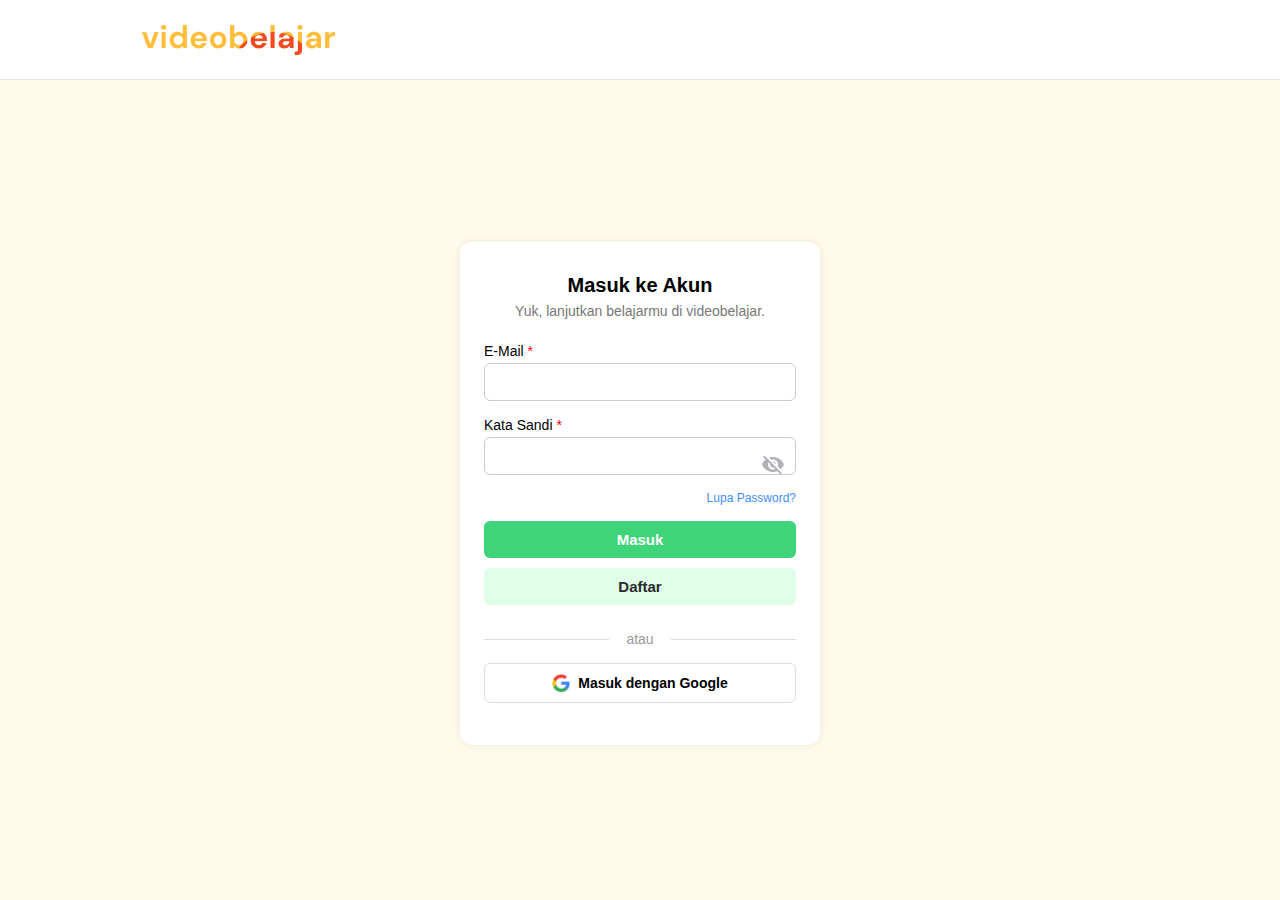
<file: index.html>
<!DOCTYPE html>
<html lang="en">
<head>
    <meta charset="UTF-8">
    <link rel="stylesheet" href="style/login.css">
    <meta name="viewport" content="width=device-width, initial-scale=1.0">
    <title>Login</title>
</head>
<body>
    <header class="logo">
            <img src="assets/img/Navigation.png" alt="">
    </header>

  <main class="main-content">
    <div class="login-box">
      <h2 class="login-title">Masuk ke Akun</h2>
      <p class="login-subtitle">Yuk, lanjutkan belajarmu di videobelajar.</p>
      
      <form class="login-form">
        <div class="form-group">
          <label for="email">E-Mail <span class="required">*</span></label>
          <input type="email" id="email" required />
        </div>

        <div class="form-group password-group">
          <label for="password">Kata Sandi <span class="required">*</span></label>
          <input type="password" id="password"  required />
          <img class="toggle-password" src="assets/img/Vector.png" onclick="togglePassword()" alt="">
        </div>

        <div class="forgot-password">
          <a href="#">Lupa Password?</a>
        </div>

        <button type="submit" class="btn btn-primary">Masuk</button>
        <button type="button" class="btn btn-secondary">Daftar</button>

        <div class="divider">atau</div>

        <button type="button" class="btn btn-google">
          <img src="assets/img/logos_google-icon.png" alt="Google" />
          Masuk dengan Google
        </button>
      </form>
    </div>
  </main>

  <script>
    function togglePassword() {
      const input = document.getElementById("password");
      input.type = input.type === "password" ? "text" : "password";
    }
  </script>
</body>
</html>
</file>
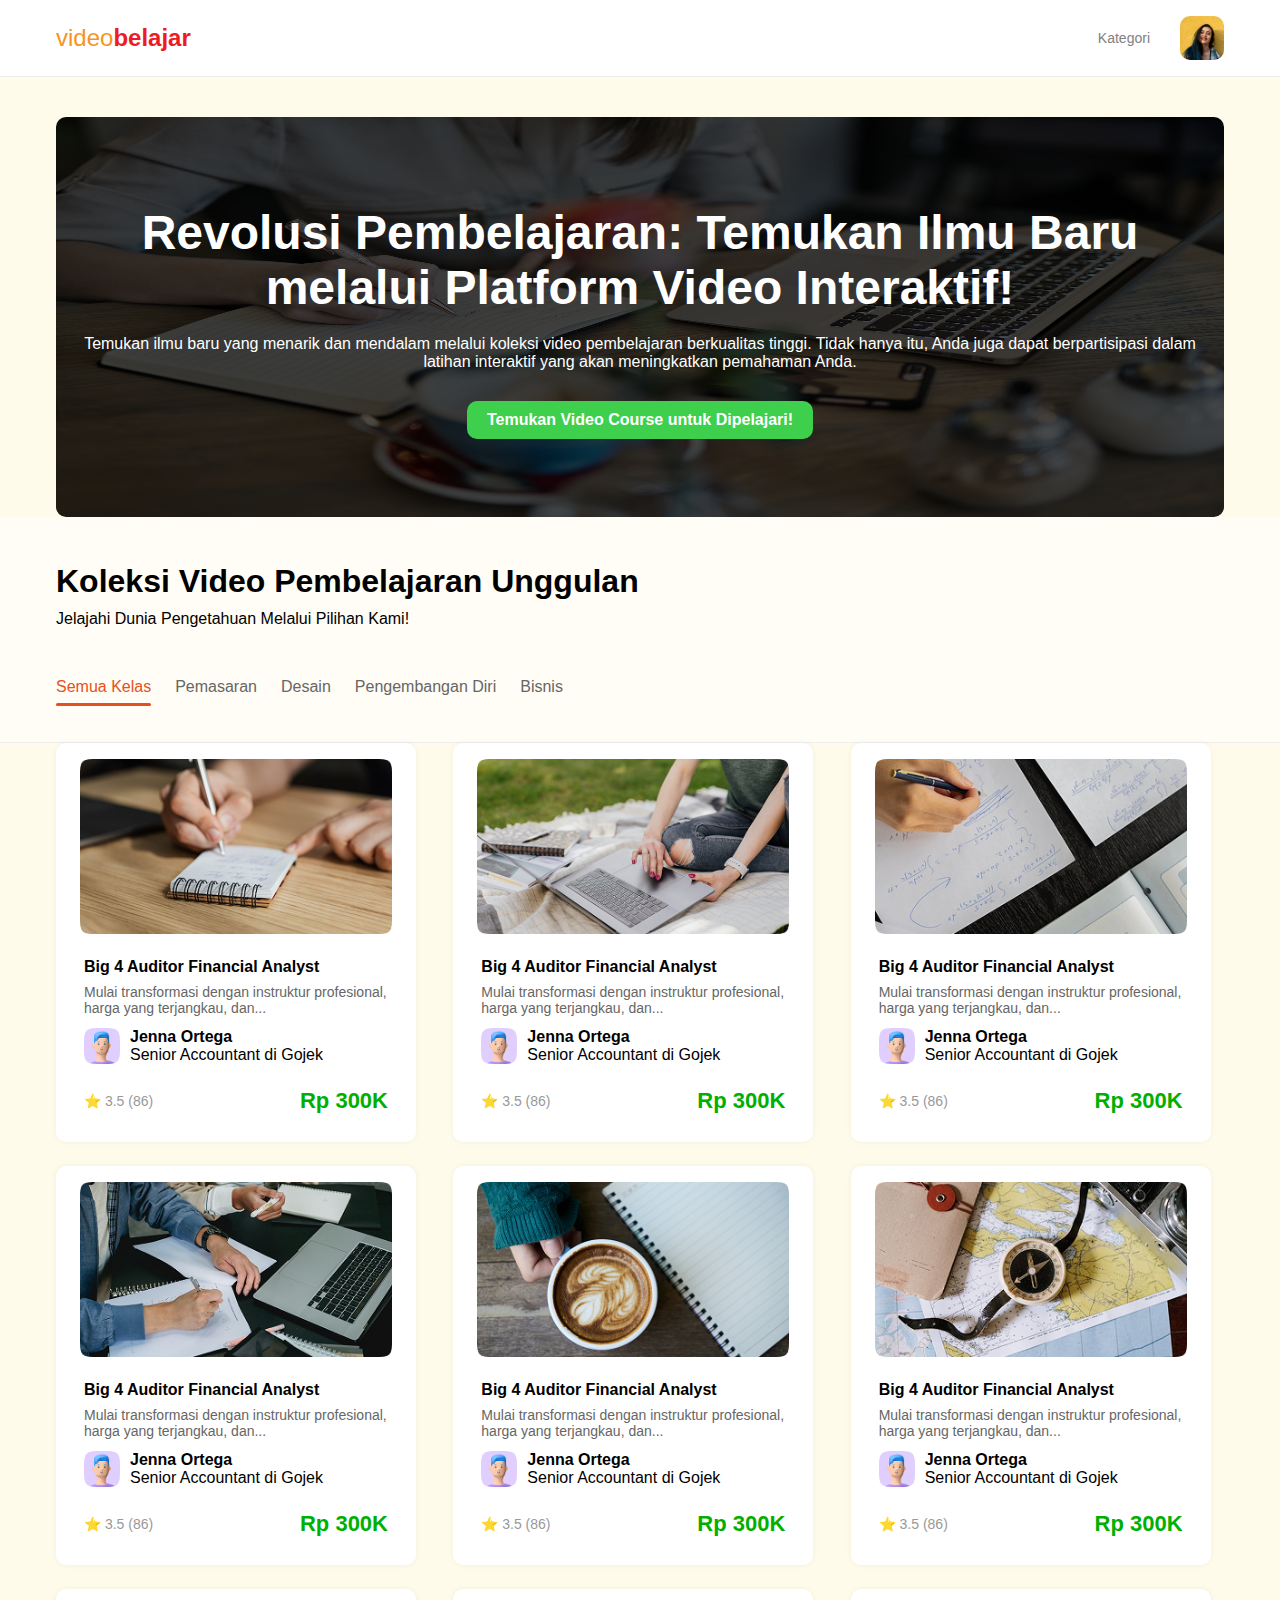
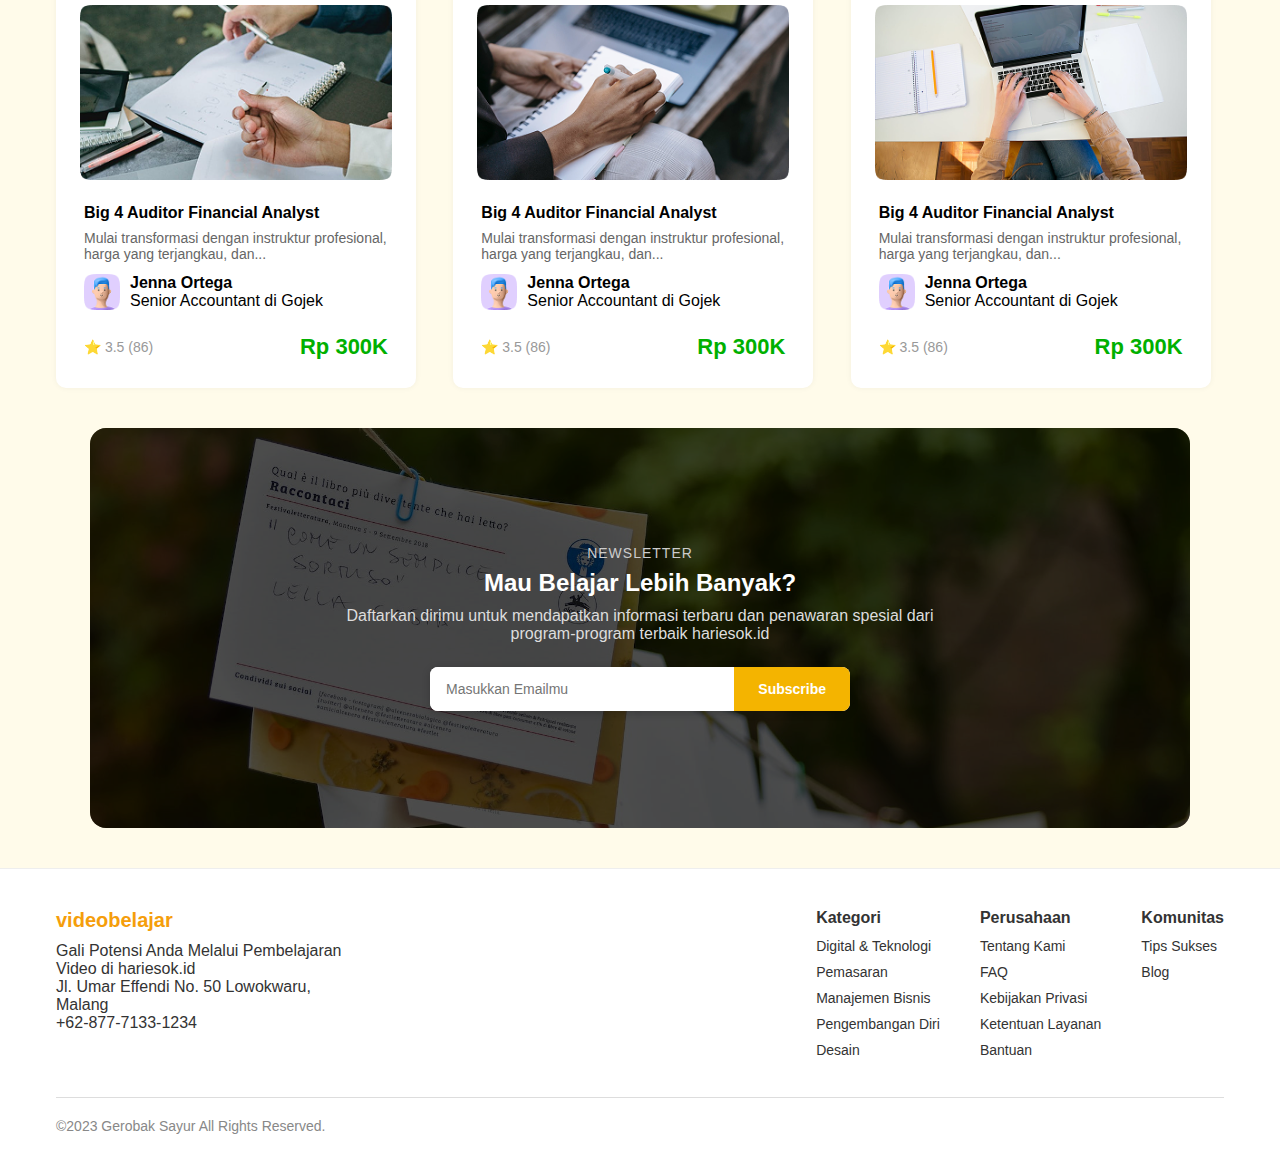
<file: pages/beranda.html>
<!DOCTYPE html>
<html lang="id">
<head>
  <meta charset="UTF-8" />
  <meta name="viewport" content="width=device-width, initial-scale=1.0" />
  <title>Videobelajar - Platform Video Interaktif</title>
  <link rel="stylesheet" href="../style/beranda.css" />
</head>
<body>

  <!-- Header -->
  <header class="header">
    <div class="container header-container">
      <div class="logo">video<b>belajar</b></div>
        <a href="">Kategori</a>
        <img class="profile" src="/assets/img/user.png" alt="">
      </div>
    </div>
  </header>

  <!-- Hero Section -->
  <section class="hero-container">
    <div class="container hero-wrapper">
      <img src="/assets/img/herosection.jpg" alt="Hero" class="hero-image">
      <div class="hero-content">
        <h1>Revolusi Pembelajaran: Temukan Ilmu Baru melalui Platform Video Interaktif!</h1>
        <p>Temukan ilmu baru yang menarik dan mendalam melalui koleksi video pembelajaran berkualitas tinggi. Tidak hanya itu, Anda juga dapat berpartisipasi dalam latihan interaktif yang akan meningkatkan pemahaman Anda.</p>
        <a href="#" class="cta">Temukan Video Course untuk Dipelajari!</a>
      </div>
    </div>
  </section>

  <nav class="kategori-nav">
     <div class="container">
      <h1>Koleksi Video Pembelajaran Unggulan</h1>
      <p>Jelajahi Dunia Pengetahuan Melalui Pilihan Kami!</p>
      <div class="tab-nav">
    </div>
      <ul class="kategori-list">
        <li class="kategori-item active">Semua Kelas</li>
        <li class="kategori-item">Pemasaran</li>
        <li class="kategori-item">Desain</li>
        <li class="kategori-item">Pengembangan Diri</li>
        <li class="kategori-item">Bisnis</li>
      </ul>
  </nav>

  <section class="video-grid container">
      <div class="card">
        <div class="card-image">
          <img src="/assets/img/cards/Rectangle 22957 (1).png" alt="Big 4">
        </div>
        <h3>Big 4 Auditor Financial Analyst</h3>
        <p class="desc">Mulai transformasi dengan instruktur profesional, harga yang terjangkau, dan...</p>
        <div class="author">
          <img src="/assets/img/avatar/Avatar.png" alt="Jenna" class="avatar">
          <div class="info">
            <strong>Jenna Ortega</strong><br>
            <span>Senior Accountant di Gojek</span>
          </div>
        </div>
        <div class="rating-price">
          <div class="rating">⭐ 3.5 (86)</div>
          <div class="price">Rp 300K</div>
        </div>
      </div>

            <div class="card">
        <div class="card-image">
          <img src="/assets/img/cards/Rectangle 22957 (2).png" alt="Big 4">
        </div>
        <h3>Big 4 Auditor Financial Analyst</h3>
        <p class="desc">Mulai transformasi dengan instruktur profesional, harga yang terjangkau, dan...</p>
        <div class="author">
          <img src="/assets/img/avatar/Avatar.png" alt="Jenna" class="avatar">
          <div class="info">
            <strong>Jenna Ortega</strong><br>
            <span>Senior Accountant di Gojek</span>
          </div>
        </div>
        <div class="rating-price">
          <div class="rating">⭐ 3.5 (86)</div>
          <div class="price">Rp 300K</div>
        </div>
      </div>

            <div class="card">
        <div class="card-image">
          <img src="/assets/img/cards/Rectangle 22957 (3).png" alt="Big 4">
        </div>
        <h3>Big 4 Auditor Financial Analyst</h3>
        <p class="desc">Mulai transformasi dengan instruktur profesional, harga yang terjangkau, dan...</p>
        <div class="author">
          <img src="/assets/img/avatar/Avatar.png" alt="Jenna" class="avatar">
          <div class="info">
            <strong>Jenna Ortega</strong><br>
            <span>Senior Accountant di Gojek</span>
          </div>
        </div>
        <div class="rating-price">
          <div class="rating">⭐ 3.5 (86)</div>
          <div class="price">Rp 300K</div>
        </div>
      </div>

            <div class="card">
        <div class="card-image">
          <img src="/assets/img/cards/Rectangle 22957 (4).png" alt="Big 4">
        </div>
        <h3>Big 4 Auditor Financial Analyst</h3>
        <p class="desc">Mulai transformasi dengan instruktur profesional, harga yang terjangkau, dan...</p>
        <div class="author">
          <img src="/assets/img/avatar/Avatar.png" alt="Jenna" class="avatar">
          <div class="info">
            <strong>Jenna Ortega</strong><br>
            <span>Senior Accountant di Gojek</span>
          </div>
        </div>
        <div class="rating-price">
          <div class="rating">⭐ 3.5 (86)</div>
          <div class="price">Rp 300K</div>
        </div>
      </div>

            <div class="card">
        <div class="card-image">
          <img src="/assets/img/cards/Rectangle 22957 (5).png" alt="Big 4">
        </div>
        <h3>Big 4 Auditor Financial Analyst</h3>
        <p class="desc">Mulai transformasi dengan instruktur profesional, harga yang terjangkau, dan...</p>
        <div class="author">
          <img src="/assets/img/avatar/Avatar.png" alt="Jenna" class="avatar">
          <div class="info">
            <strong>Jenna Ortega</strong><br>
            <span>Senior Accountant di Gojek</span>
          </div>
        </div>
        <div class="rating-price">
          <div class="rating">⭐ 3.5 (86)</div>
          <div class="price">Rp 300K</div>
        </div>
      </div>

            <div class="card">
        <div class="card-image">
          <img src="/assets/img/cards/Rectangle 22957 (6).png" alt="Big 4">
        </div>
        <h3>Big 4 Auditor Financial Analyst</h3>
        <p class="desc">Mulai transformasi dengan instruktur profesional, harga yang terjangkau, dan...</p>
        <div class="author">
          <img src="/assets/img/avatar/Avatar.png" alt="Jenna" class="avatar">
          <div class="info">
            <strong>Jenna Ortega</strong><br>
            <span>Senior Accountant di Gojek</span>
          </div>
        </div>
        <div class="rating-price">
          <div class="rating">⭐ 3.5 (86)</div>
          <div class="price">Rp 300K</div>
        </div>
      </div>

            <div class="card">
        <div class="card-image">
          <img src="/assets/img/cards/Rectangle 22957 (7).png" alt="Big 4">
        </div>
        <h3>Big 4 Auditor Financial Analyst</h3>
        <p class="desc">Mulai transformasi dengan instruktur profesional, harga yang terjangkau, dan...</p>
        <div class="author">
          <img src="/assets/img/avatar/Avatar.png" alt="Jenna" class="avatar">
          <div class="info">
            <strong>Jenna Ortega</strong><br>
            <span>Senior Accountant di Gojek</span>
          </div>
        </div>
        <div class="rating-price">
          <div class="rating">⭐ 3.5 (86)</div>
          <div class="price">Rp 300K</div>
        </div>
      </div>

            <div class="card">
        <div class="card-image">
          <img src="/assets/img/cards/Rectangle 22957 (8).png" alt="Big 4">
        </div>
        <h3>Big 4 Auditor Financial Analyst</h3>
        <p class="desc">Mulai transformasi dengan instruktur profesional, harga yang terjangkau, dan...</p>
        <div class="author">
          <img src="/assets/img/avatar/Avatar.png" alt="Jenna" class="avatar">
          <div class="info">
            <strong>Jenna Ortega</strong><br>
            <span>Senior Accountant di Gojek</span>
          </div>
        </div>
        <div class="rating-price">
          <div class="rating">⭐ 3.5 (86)</div>
          <div class="price">Rp 300K</div>
        </div>
      </div>

            <div class="card">
        <div class="card-image">
          <img src="/assets/img/cards/Rectangle 22957.png" alt="Big 4">
        </div>
        <h3>Big 4 Auditor Financial Analyst</h3>
        <p class="desc">Mulai transformasi dengan instruktur profesional, harga yang terjangkau, dan...</p>
        <div class="author">
          <img src="/assets/img/avatar/Avatar.png" alt="Jenna" class="avatar">
          <div class="info">
            <strong>Jenna Ortega</strong><br>
            <span>Senior Accountant di Gojek</span>
          </div>
        </div>
        <div class="rating-price">
          <div class="rating">⭐ 3.5 (86)</div>
          <div class="price">Rp 300K</div>
        </div>
      </div>
    </section>

  <section class="newsletter-container">
  <img src="/assets/img/cta.jpg" alt="Newsletter" class="newsletter-img" />
  <div class="newsletter-overlay"></div>
  <div class="newsletter-content">
    <p class="subtitle">NEWSLETTER</p>
    <h2>Mau Belajar Lebih Banyak?</h2>
    <p class="desc">
      Daftarkan dirimu untuk mendapatkan informasi terbaru dan penawaran spesial dari program-program terbaik hariesok.id
    </p>
    <form class="subscribe-form">
      <input type="email" placeholder="Masukkan Emailmu" />
      <button type="submit">Subscribe</button>
    </form>
  </div>
</section>

  <!-- Footer -->
<footer class="site-footer">
  <div class="container">
    <div class="footer-top">
      <div class="footer-brand">
        <h2 class="logo">videobelajar</h2>
        <p>Gali Potensi Anda Melalui Pembelajaran Video di hariesok.id</p>
        <p>Jl. Umar Effendi No. 50 Lowokwaru, Malang</p>
        <p>+62-877-7133-1234</p>
      </div>

      <div class="footer-links">
        <div class="footer-column">
          <h4>Kategori</h4>
          <ul>
            <li><a href="#">Digital & Teknologi</a></li>
            <li><a href="#">Pemasaran</a></li>
            <li><a href="#">Manajemen Bisnis</a></li>
            <li><a href="#">Pengembangan Diri</a></li>
            <li><a href="#">Desain</a></li>
          </ul>
        </div>
        <div class="footer-column">
          <h4>Perusahaan</h4>
          <ul>
            <li><a href="#">Tentang Kami</a></li>
            <li><a href="#">FAQ</a></li>
            <li><a href="#">Kebijakan Privasi</a></li>
            <li><a href="#">Ketentuan Layanan</a></li>
            <li><a href="#">Bantuan</a></li>
          </ul>
        </div>
        <div class="footer-column">
          <h4>Komunitas</h4>
          <ul>
            <li><a href="#">Tips Sukses</a></li>
            <li><a href="#">Blog</a></li>
          </ul>
        </div>
      </div>
    </div>

    <div class="footer-bottom">
      <p>©2023 Gerobak Sayur All Rights Reserved.</p>
      <!-- <div class="social-icons">
        <a href="#"><img src="/icons/linkedin.svg" alt="LinkedIn"></a>
        <a href="#"><img src="/icons/facebook.svg" alt="Facebook"></a>
        <a href="#"><img src="/icons/instagram.svg" alt="Instagram"></a>
      </div> -->
    </div>
  </div>
</footer>

</body>
</html>
</file>
<file: style/login.css>
* {
  box-sizing: border-box;
  margin: 0;
  padding: 0;
  font-family: 'Segoe UI', sans-serif;
}

body {
  background-color: #fffbea;
  min-height: 100vh;
  display: flex;
  flex-direction: column;
}

.header {
  background-color: white;
  padding: 16px;
  box-shadow: 0 2px 4px rgba(0, 0, 0, 0.1);
}

.logo {
  color: #f7941d;
  font-size: 22px;
  font-weight: bold;
}

.logo b {
  color: #ed1c24;
}

.main-content {
  display: flex;
  justify-content: center;
  align-items: center;
  padding: 32px 16px;
  flex-grow: 1;
}

.login-box {
  background: white;
  padding: 32px 24px;
  border-radius: 12px;
  width: 100%;
  max-width: 360px;
  box-shadow: 0 0 8px rgba(0, 0, 0, 0.08);
  text-align: center;
}

.login-title {
  font-size: 20px;
  font-weight: bold;
  margin-bottom: 6px;
}

.login-subtitle {
  font-size: 14px;
  color: #777;
  margin-bottom: 24px;
}

.form-group {
  text-align: left;
  margin-bottom: 16px;
  position: relative;
}

label {
  font-size: 14px;
  display: block;
  margin-bottom: 4px;
}

.required {
  color: red;
}

input[type="email"],
input[type="password"] {
  width: 100%;
  padding: 10px 12px;
  border: 1px solid #ccc;
  border-radius: 6px;
  font-size: 14px;
}

.password-group {
  position: relative;
}

.toggle-password {
  position: absolute;
  right: 12px;
  top: 38px;
  font-size: 16px;
  cursor: pointer;
  user-select: none;
  color: #999;
}

.forgot-password {
  text-align: right;
  font-size: 12px;
  margin-bottom: 16px;
}

.forgot-password a {
  color: #3f8dfd;
  text-decoration: none;
}

.btn {
  width: 100%;
  padding: 10px;
  border: none;
  border-radius: 6px;
  font-size: 15px;
  font-weight: bold;
  margin-bottom: 10px;
  cursor: pointer;
}

.btn-primary {
  background-color: #3fd37a;
  color: white;
}

.btn-secondary {
  background-color: #dfffe8;
  color: #2a2a2a;
}

.divider {
  text-align: center;
  font-size: 14px;
  color: #999;
  margin: 16px 0;
  position: relative;
}

.divider::before,
.divider::after {
  content: "";
  position: absolute;
  top: 50%;
  width: 40%;
  height: 1px;
  background: #ddd;
}

.divider::before {
  left: 0;
}

.divider::after {
  right: 0;
}

.btn-google {
  background-color: white;
  border: 1px solid #ddd;
  display: flex;
  align-items: center;
  justify-content: center;
  gap: 8px;
  font-size: 14px;
}

.btn-google img {
  width: 18px;
  height: 18px;
}

/* ✅ RESPONSIVE */
@media (max-width: 480px) {
  .login-box {
    padding: 24px 16px;
    border-radius: 8px;
  }

  .logo {
    text-align: start;
  }

  .login-title {
    font-size: 18px;
  }


  input[type="email"],
  input[type="password"] {
    font-size: 13px;
    padding: 9px 10px;
  }

  .toggle-password {
    top: 36px;
    font-size: 14px;
  }

  .btn {
    font-size: 14px;
    padding: 9px;
  }

  .divider::before,
  .divider::after {
    width: 35%;
  }
}
</file>
<file: style/beranda.css>
* {
  box-sizing: border-box;
  margin: 0;
  padding: 0;
  font-family: 'Segoe UI', sans-serif;
}

body {
  background-color: #fffbea;
  font-family: sans-serif;
}

.container {
  max-width: 1200px;
  margin: auto;
  padding: 0 16px;
}

.header {
  background: #fff;
  border-bottom: 1px solid #eee;
  padding: 16px 0;
}

.header-container {
  justify-content: flex-end; /* posisi ke kanan */
  display: flex;
  justify-content: space-between;
  align-items: center;
}

.logo {
  font-size: 24px;
  color: #f7941d;
}


.logo b {
  color: #ed1c24;
}

.header a {
  font-size: 14px;
  color: gray;
  text-decoration: none;
  margin-left: auto;
  padding-right: 30px;

}

.profile {
  width: 44px;
  height: 44px;
  border-radius: 10px;
}


.hero-container {
  margin-top: 40px;
  width: 100%;
  padding: 64px, 120px, 64px, 120px;
  box-sizing: border-box;
}

.hero-wrapper {
  margin: 0 auto;
  position: relative;
  overflow: hidden;
}


.hero-image {
  width: 100%;
  height: 400px;
  display: block;
  filter: brightness(30%);
  border-radius: 10px;
}

.hero-content {
  position: absolute;
  inset: 0;
  color: white;
  display: flex;
  flex-direction: column;
  justify-content: center;
  align-items: center;
  text-align: center;
  padding: 30px;
}

.hero-content h1 {
  font-size: 48px;
  font-style: bold;
  font-weight: 700;
  margin-top: 10px;
  margin-bottom: 10px;
}

.hero-content p {
  font-family: 'DM Sans' ,sans-serif;
  font-size: 16px;
  font-style: medium;
  font-weight: 500;
  margin-top: 10px;
  margin-bottom: 10px;
}


.cta {
  font-family: 'DM Sans' ,sans-serif;
  margin-top: 20px;
  background-color: #3ecf4c;
  color: white;
  padding: 10px 20px;
  border-radius: 10px;
  font-weight: bold;
  text-decoration: none;
}


.btn-cta {
  background: #3fd37a;
  color: white;
  padding: 10px 20px;
  border-radius: 8px;
  text-decoration: none;
  font-weight: bold;
}

.kategori-nav {
  background-color: #fffdf5; /* latar belakang terang seperti di gambar */
  padding: 16px 0;
  border-bottom: 1px solid #eee;
}

.kategori-nav h1 {
  font-size: 32px;
  padding-top: 30px;
  padding-bottom: 10px;
}

.kategori-nav p {
  padding-bottom: 30px;
}

.kategori-list {
  display: flex;
  justify-content: start;
  list-style: none;
  gap: 24px;
  padding-top: 20px;
  padding-bottom: 20px;
  margin: 0;
}

.kategori-item {
  font-family: 'DM Sans', sans-serif;
  font-size: 16px;
  color: #666;
  cursor: pointer;
  position: relative;
  padding-bottom: 10px;
  transition: all 0.2s ease;
}

.kategori-item:hover {
  color: #e4511e;
}

.kategori-item.active {
  color: #e4511e; /* warna oranye */
}

.kategori-item.active::after {
  content: '';
  position: absolute;
  bottom: 0;
  left: 0;
  width: 100%;
  height: 3px;
  background-color: #e4511e;
  border-radius: 2px;
}


/* grid */
.card {
  width: 100%;
  max-width: 360px;
  padding: 16px;
  background-color: white;
  border-radius: 12px;
  box-shadow: 0 4px 12px rgba(0,0,0,0.05);
  font-family: 'DM Sans', sans-serif;
}

.card-image {
  padding: 0 8px;
}

.card-image img {
  width: 100%;
  border-radius: 8px;
  display: block;
}

.card h3 {
  font-size: 16px;
  margin: 12px 0 4px;
}

.card .desc {
  font-size: 14px;
  color: #666;
  margin-bottom: 12px;
}

.author {
  padding-left: 12px;
  display: flex;
  align-items: center;
  margin-bottom: 12px;
}

.author .avatar {
  width: 36px;
  height: 36px;
  border-radius: 20%;
  margin-right: 10px;
}

.rating-price {
  display: flex;
  justify-content: space-between;
  align-items: center;
}

.rating {
  font-size: 14px;
  color: #999;
}

.price {
  font-size: 22px;
  font-weight: 600;
  color: #3ecf4c;
}

.video-grid {
  display: grid;
  grid-template-columns: repeat(3, 1fr);
  gap: 24px;
  margin-bottom: 60px;
}


.card {
  background: #fff;
  border-radius: 10px;
  overflow: hidden;
  box-shadow: 0 0 6px rgba(0,0,0,0.05);
}

.card img {
  width: 100%;
  height: auto;
}

.card h3 {
  font-size: 16px;
  padding: 12px 12px 4px;
}

.card p {
  padding: 0 12px;
  font-size: 14px;
  color: #555;
}

.rating-price {
  display: flex;
  justify-content: space-between;
  padding: 12px;
  font-size: 14px;
}

.price {
  color: #00b000;
  font-weight: bold;
}


/* Newslatter */
.newsletter-container {
  position: relative;
  max-width: 1100px;
  height: 400px;
  margin: 40px auto;
  border-radius: 16px;
  overflow: hidden;
  font-family: 'DM Sans', sans-serif;
}

.newsletter-img {
  width: 100%;
  height: auto;
  display: block;
  object-fit: cover;
  filter: brightness(0.5);
}

.newsletter-overlay {
  position: absolute;
  inset: 0;
  background: rgba(0, 0, 0, 0.4);
  z-index: 1;
}

.newsletter-content {
  position: absolute;
  inset: 0;
  z-index: 2;
  color: white;
  text-align: center;
  display: flex;
  flex-direction: column;
  justify-content: center;
  align-items: center;
  padding: 40px 20px;
}

.newsletter-content .subtitle {
  font-size: 14px;
  letter-spacing: 1px;
  text-transform: uppercase;
  color: #ccc;
  margin-bottom: 8px;
}

.newsletter-content h2 {
  font-size: 24px;
  font-weight: bold;
  margin-bottom: 10px;
}

.newsletter-content .desc {
  font-size: 16px;
  color: #ddd;
  max-width: 600px;
  margin-bottom: 24px;
}

.subscribe-form {
  display: flex;
  background: white;
  border-radius: 8px;
  overflow: hidden;
  width: 100%;
  max-width: 420px;
  box-shadow: 0 2px 8px rgba(0,0,0,0.2);
}

.subscribe-form input {
  flex: 1;
  border: none;
  padding: 14px 16px;
  font-size: 14px;
  outline: none;
  border-radius: 0;
}

.subscribe-form button {
  background-color: #f4b400;
  color: white;
  border: none;
  padding: 0 24px;
  font-weight: bold;
  font-size: 14px;
  cursor: pointer;
  transition: background 0.3s ease;
}

.subscribe-form button:hover {
  background-color: #e0a800;
}


/* Footer css */
.site-footer {
  background-color: #fff;
  padding: 40px 20px 20px;
  font-family: 'DM Sans', sans-serif;
  color: #333;
  border-top: 1px solid #eee;
}

.container {
  max-width: 1200px;
  margin: 0 auto;
}

.footer-top {
  display: flex;
  flex-wrap: wrap;
  gap: 40px;
  justify-content: space-between;
  margin-bottom: 30px;
}

.footer-brand {
  max-width: 300px;
}

.footer-brand .logo {
  color: #f59e0b;
  font-size: 20px;
  margin-bottom: 10px;
}

.footer-links {
  display: flex;
  gap: 40px;
  flex-wrap: wrap;
}

.footer-column h4 {
  font-weight: bold;
  margin-bottom: 10px;
}

.footer-column ul {
  list-style: none;
  padding: 0;
  margin: 0;
}

.footer-column ul li {
  margin-bottom: 8px;
}

.footer-column ul li a {
  text-decoration: none;
  color: #333;
  font-size: 14px;
}

.footer-column ul li a:hover {
  text-decoration: underline;
}

.footer-bottom {
  border-top: 1px solid #ddd;
  padding-top: 20px;
  display: flex;
  flex-wrap: wrap;
  justify-content: space-between;
  align-items: center;
}

.footer-bottom p {
  font-size: 14px;
  color: #888;
}

.social-icons a {
  margin-left: 12px;
}

.social-icons img {
  width: 18px;
  height: 18px;
}



/* ✅ Responsive */
/* ✅ RESPONSIVE UNTUK TABLET & MOBILE */

@media (max-width: 1024px) {
  .hero-content h1 {
    font-size: 32px;
  }

  .video-grid {
    grid-template-columns: repeat(2, 1fr);
  }

  .subscribe-form {
    max-width: 100%;
  }
}

@media (max-width: 768px) {
  .header-container {
    justify-content: space-between;
  }

  .header a,
  .profile {
    display: none;
  }

  .logo {
    font-size: 20px;
  }

  .hero-content h1 {
    font-size: 24px;
    text-align: center;
  }

  .hero-content p {
    font-size: 14px;
  }

  .kategori-list {
    flex-wrap: wrap;
    gap: 12px;
  }

  .video-grid {
    grid-template-columns: 1fr;
  }

@media (max-width: 768px) {
  .newsletter-container {
    position: relative;
    width: 100%;
    height: auto;
    border-radius: 0;
    overflow: hidden;
    margin: 40px auto;
  }

  .newsletter-img {
    width: 100%;
    height: 240px;
    object-fit: cover;
    display: block;
    filter: brightness(0.5);
  }

  .newsletter-overlay {
    position: absolute;
    top: 0;
    left: 0;
    width: 100%;
    height: 240px;
    background: rgba(0, 0, 0, 0.5);
    z-index: 1;
  }

  .newsletter-content {
    position: relative;
    top: -180px;
    z-index: 2;
    padding: 20px;
    text-align: center;
    color: white;
    display: flex;
    flex-direction: column;
    align-items: center;
  }

  .newsletter-content h2 {
    font-size: 20px;
    margin-bottom: 10px;
  }

  .newsletter-content .desc {
    font-size: 14px;
    max-width: 90%;
    margin-bottom: 20px;
  }

  
  .subscribe-form {
    display: flex;
    flex-direction: column;
    width: 100%;
    max-width: 90%;
    background: white;
    border-radius: 8px;
    overflow: hidden;
    box-shadow: 0 2px 6px rgba(0,0,0,0.15);
  }

  .subscribe-form input {
    padding: 12px;
    font-size: 14px;
    border: none;
    outline: none;
    width: 100%;
  }

  .subscribe-form button {
    padding: 12px;
    font-size: 14px;
    font-weight: bold;
    background-color: #f4b400;
    color: white;
    border: none;
    width: 100%;
    cursor: pointer;
  }

  .subscribe-form button:hover {
    background-color: #e0a800;
  }
}

  .footer-top {
    flex-direction: column;
  }

  .footer-links {
    flex-direction: column;
    gap: 20px;
  }

  .footer-bottom {
    flex-direction: column;
    gap: 10px;
    text-align: center;
  }
}

/* ✅ RESPONSIVE UNTUK TV BESAR (4K / 1440p) */
@media (min-width: 1440px) {
  .container {
    max-width: 1400px;
  }

  .hero-content h1 {
    font-size: 64px;
  }

  .hero-content p {
    font-size: 20px;
  }

  .subscribe-form input,
  .subscribe-form button {
    font-size: 18px;
    padding: 18px 24px;
  }

  .card h3 {
    font-size: 18px;
  }

  .price {
    font-size: 26px;
  }
}
</file>
